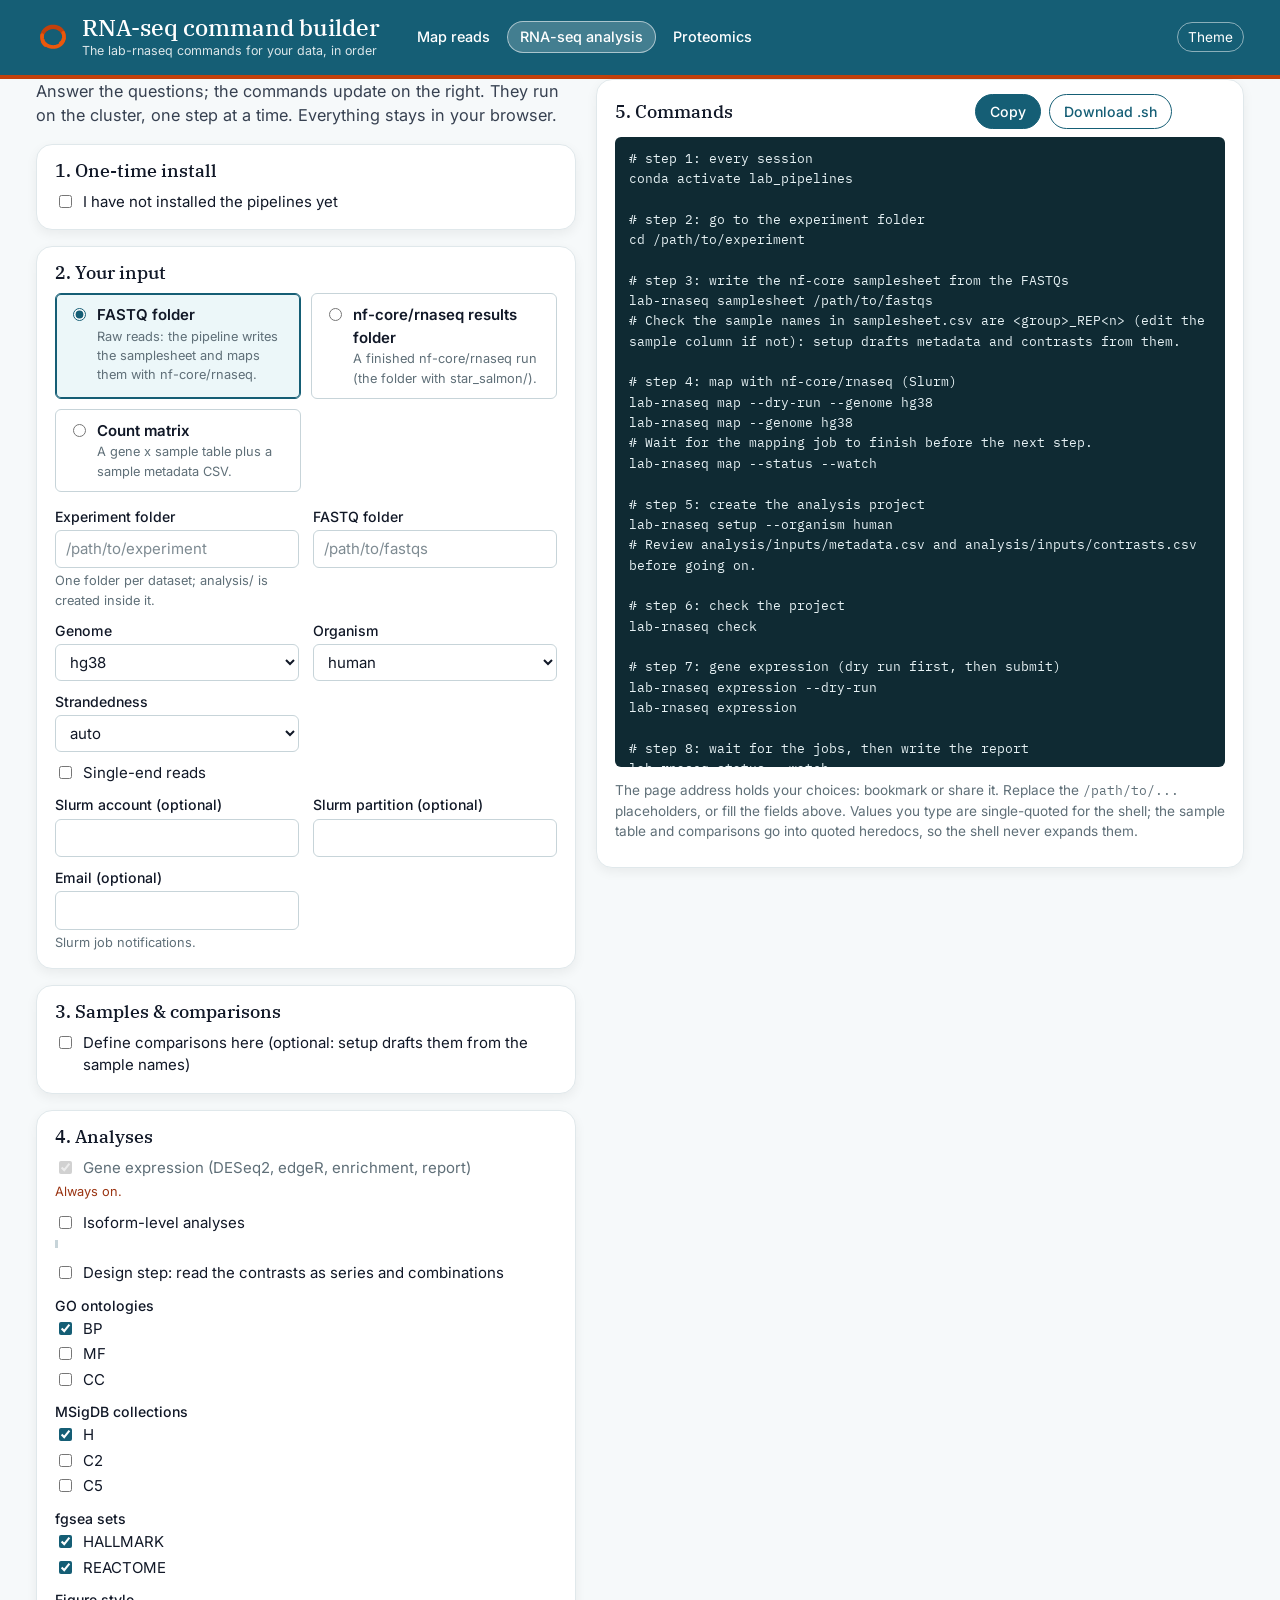
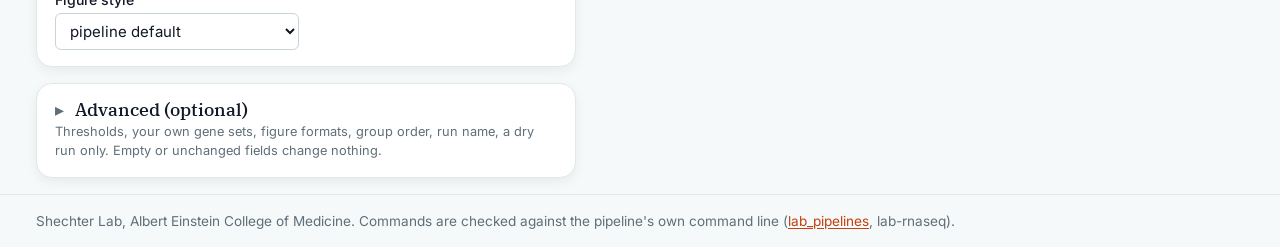
<file: docs/index.html>
<!doctype html>
<html lang="en">
<head>
  <meta charset="utf-8">
  <meta name="viewport" content="width=device-width, initial-scale=1">
  <meta name="color-scheme" content="light dark">
  <title>RNA-seq command builder · Shechter Lab</title>
  <meta name="application-name" content="RNA-seq command builder">
  <meta name="description" content="Choose your input and analyses; get the lab-rnaseq commands for the Shechter Lab RNA-seq pipeline, in order, ready to copy.">
  <link rel="icon" href="assets/shechterlab-icon.svg" type="image/svg+xml">
  <link rel="preconnect" href="https://fonts.googleapis.com">
  <link rel="preconnect" href="https://fonts.gstatic.com" crossorigin>
  <link rel="stylesheet" href="https://fonts.googleapis.com/css2?family=Inter:wght@400;500;600;700&family=IBM+Plex+Serif:wght@400;500&family=IBM+Plex+Mono:wght@400;500&display=swap">
  <link rel="stylesheet" href="assets/builder.css?v=20261111a">
  <script>
    try { var t = localStorage.getItem('rnaseq-builder-theme'); if (t === 'light' || t === 'dark') document.documentElement.setAttribute('data-theme', t); } catch (e) {}
    window.BUILDER_VERSION = '20261111a';
  </script>
</head>
<body>
  <a class="skip-link" href="#builder-form">Skip to content</a>
  <header class="hero">
    <div class="wrap">
      <a class="brand" href="./" title="RNA-seq command builder">
        <img src="assets/shechterlab-icon.svg" alt="" width="34" height="34">
        <div><h1>RNA-seq command builder</h1><small>The lab-rnaseq commands for your data, in order</small></div>
      </a>
      <nav class="site-nav" aria-label="Pages">
        <a href="map.html">Map reads</a>
        <a href="./" aria-current="page">RNA-seq analysis</a>
        <a href="proteomics.html">Proteomics</a>
      </nav>
      <button class="theme-btn" id="theme-btn" type="button" aria-label="Switch light or dark theme">Theme</button>
    </div>
  </header>
  <main class="wrap layout">
    <div>
      <p class="lede">Answer the questions; the commands update on the right. They run on the cluster, one step at a time. Everything stays in your browser.</p>
      <form id="builder-form" onsubmit="return false" autocomplete="off"><p class="loading">Loading…</p></form>
    </div>
    <aside class="output" aria-labelledby="out-h">
      <div class="out-head">
        <h2 id="out-h">5. Commands</h2>
        <div class="actions">
          <button type="button" class="btn primary" id="copy-btn">Copy</button>
          <button type="button" class="btn" id="download-btn">Download .sh</button>
          <span id="copy-status" class="status" role="status" aria-live="polite"></span>
        </div>
      </div>
      <pre id="out" tabindex="0" aria-label="Commands"></pre>
      <p class="muted small">The page address holds your choices: bookmark or share it. Replace the <code>/path/to/...</code> placeholders, or fill the fields above. Values you type are single-quoted for the shell; the sample table and comparisons go into quoted heredocs, so the shell never expands them.</p>
    </aside>
  </main>
  <footer>
    <div class="wrap">
      Shechter Lab, Albert Einstein College of Medicine. Commands are checked against the pipeline's own command line
      (<a href="https://github.com/Shechterlab/lab_pipelines">lab_pipelines</a>, <span id="built">lab-rnaseq</span>).
    </div>
  </footer>
  <script src="assets/builder.js?v=20261111a" defer></script>
</body>
</html>
</file>
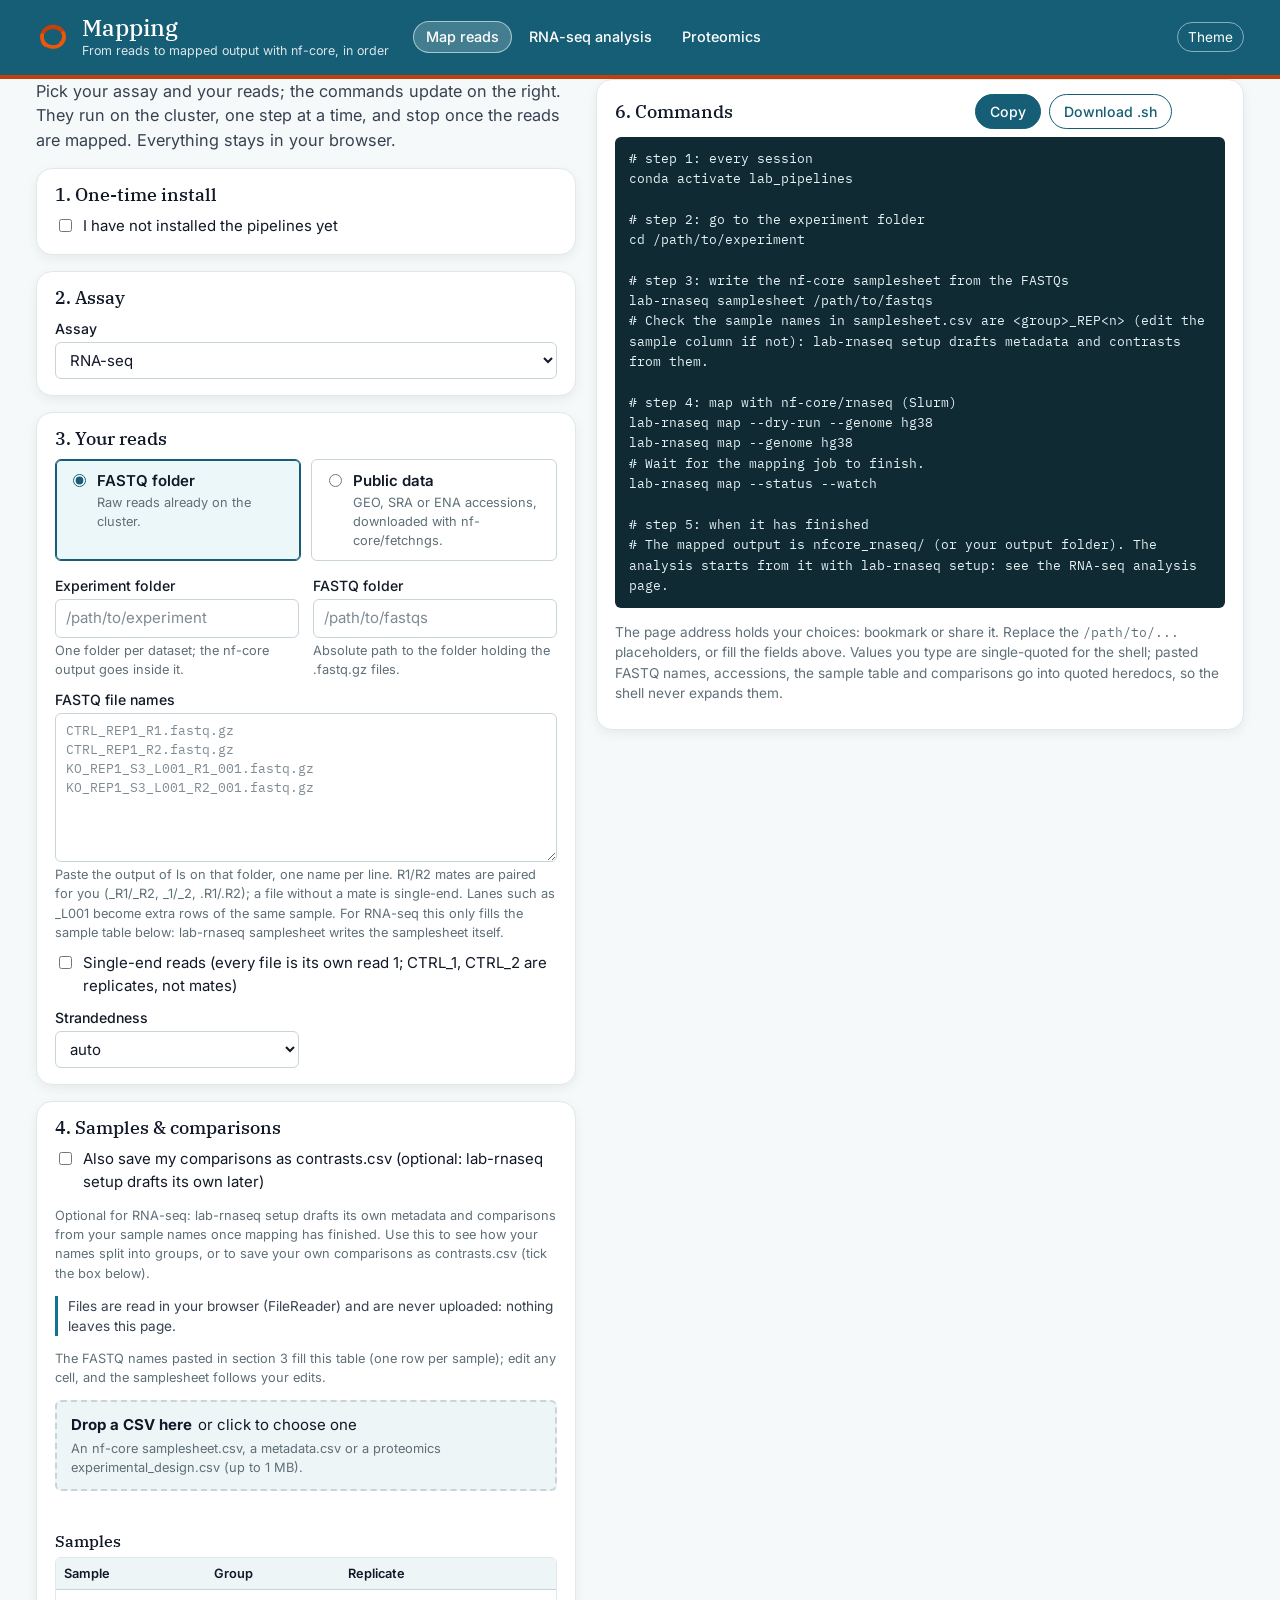
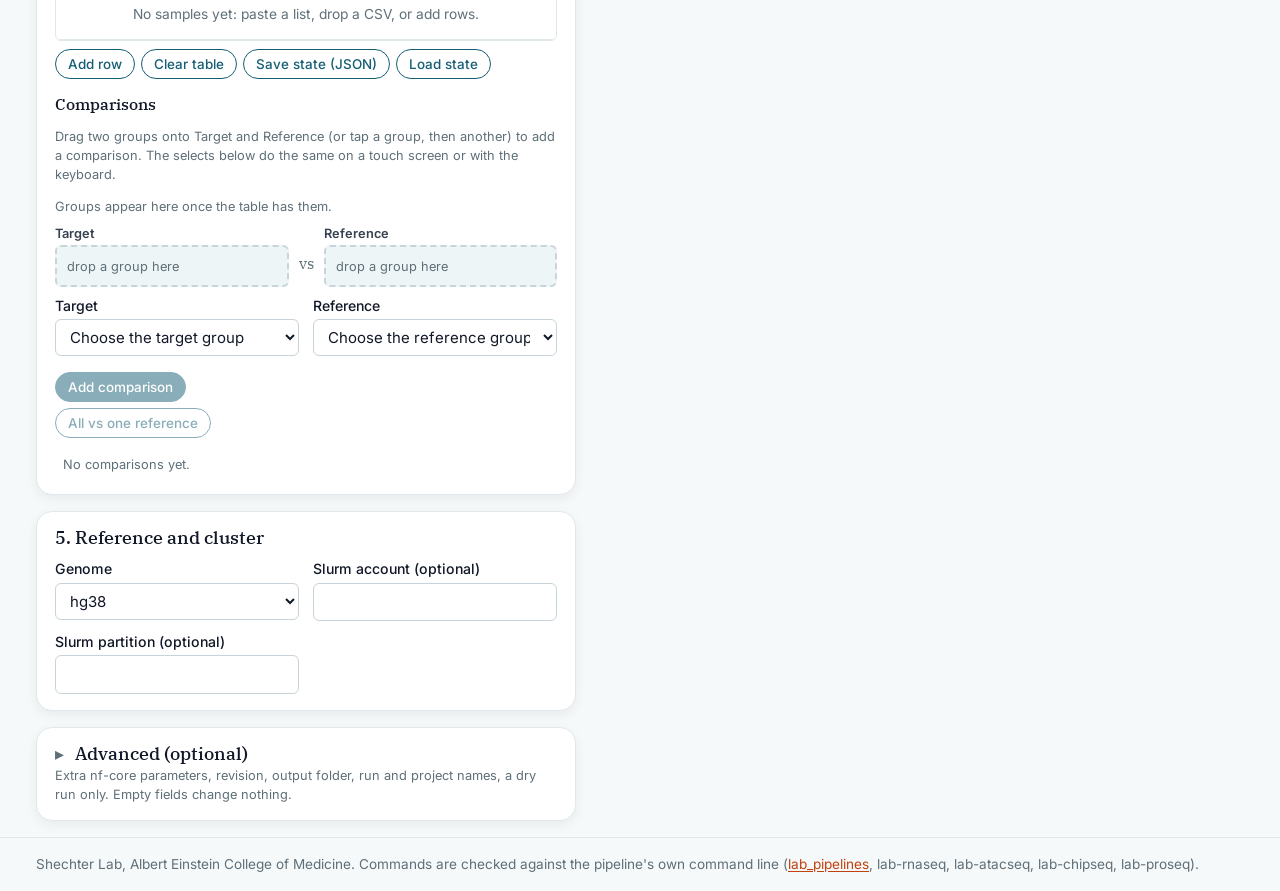
<file: docs/map.html>
<!doctype html>
<html lang="en">
<head>
  <meta charset="utf-8">
  <meta name="viewport" content="width=device-width, initial-scale=1">
  <meta name="color-scheme" content="light dark">
  <title>Mapping · Shechter Lab</title>
  <meta name="application-name" content="Mapping">
  <meta name="description" content="Pick an assay and where your reads come from; get the commands that map them with nf-core through the Shechter Lab pipelines, in order, ready to copy.">
  <link rel="icon" href="assets/shechterlab-icon.svg" type="image/svg+xml">
  <link rel="preconnect" href="https://fonts.googleapis.com">
  <link rel="preconnect" href="https://fonts.gstatic.com" crossorigin>
  <link rel="stylesheet" href="https://fonts.googleapis.com/css2?family=Inter:wght@400;500;600;700&family=IBM+Plex+Serif:wght@400;500&family=IBM+Plex+Mono:wght@400;500&display=swap">
  <link rel="stylesheet" href="assets/builder.css?v=20261111a">
  <script>
    try { var t = localStorage.getItem('rnaseq-builder-theme'); if (t === 'light' || t === 'dark') document.documentElement.setAttribute('data-theme', t); } catch (e) {}
    window.BUILDER_VERSION = '20261111a';
    window.BUILDER_SPEC = 'data/map.json';
  </script>
</head>
<body>
  <a class="skip-link" href="#builder-form">Skip to content</a>
  <header class="hero">
    <div class="wrap">
      <a class="brand" href="map.html" title="Mapping">
        <img src="assets/shechterlab-icon.svg" alt="" width="34" height="34">
        <div><h1>Mapping</h1><small>From reads to mapped output with nf-core, in order</small></div>
      </a>
      <nav class="site-nav" aria-label="Pages">
        <a href="map.html" aria-current="page">Map reads</a>
        <a href="./">RNA-seq analysis</a>
        <a href="proteomics.html">Proteomics</a>
      </nav>
      <button class="theme-btn" id="theme-btn" type="button" aria-label="Switch light or dark theme">Theme</button>
    </div>
  </header>
  <main class="wrap layout">
    <div>
      <p class="lede">Pick your assay and your reads; the commands update on the right. They run on the cluster, one step at a time, and stop once the reads are mapped. Everything stays in your browser.</p>
      <form id="builder-form" onsubmit="return false" autocomplete="off"><p class="loading">Loading…</p></form>
    </div>
    <aside class="output" aria-labelledby="out-h">
      <div class="out-head">
        <h2 id="out-h">6. Commands</h2>
        <div class="actions">
          <button type="button" class="btn primary" id="copy-btn">Copy</button>
          <button type="button" class="btn" id="download-btn">Download .sh</button>
          <span id="copy-status" class="status" role="status" aria-live="polite"></span>
        </div>
      </div>
      <pre id="out" tabindex="0" aria-label="Commands"></pre>
      <p class="muted small">The page address holds your choices: bookmark or share it. Replace the <code>/path/to/...</code> placeholders, or fill the fields above. Values you type are single-quoted for the shell; pasted FASTQ names, accessions, the sample table and comparisons go into quoted heredocs, so the shell never expands them.</p>
    </aside>
  </main>
  <footer>
    <div class="wrap">
      Shechter Lab, Albert Einstein College of Medicine. Commands are checked against the pipeline's own command line
      (<a href="https://github.com/Shechterlab/lab_pipelines">lab_pipelines</a>, <span id="built">lab-rnaseq, lab-atacseq, lab-chipseq, lab-proseq</span>).
    </div>
  </footer>
  <script src="assets/builder.js?v=20261111a" defer></script>
</body>
</html>
</file>
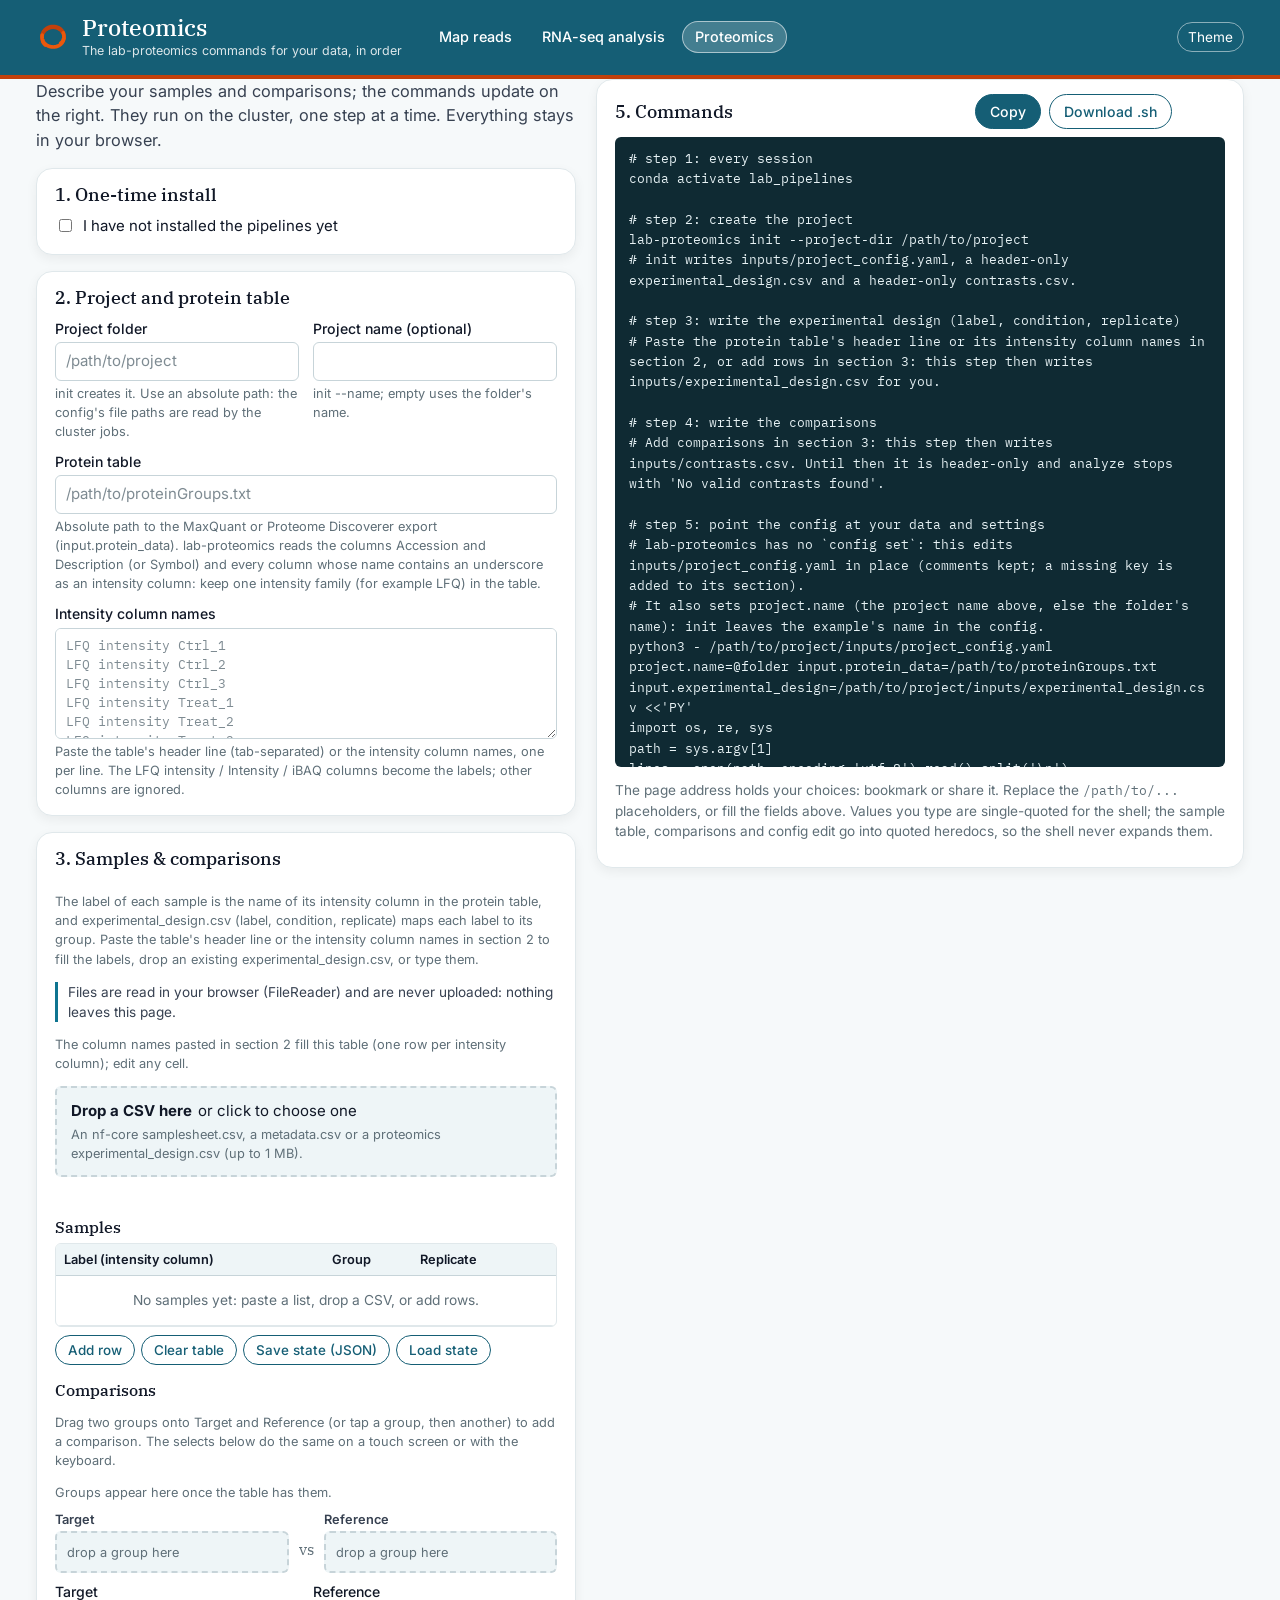
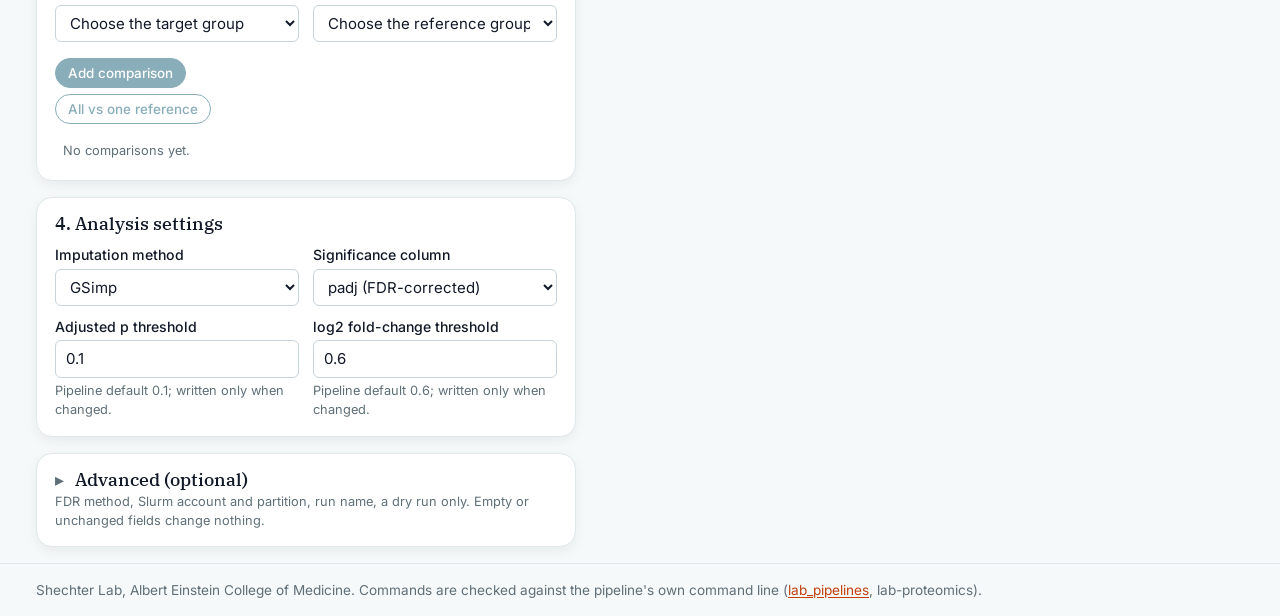
<file: docs/proteomics.html>
<!doctype html>
<html lang="en">
<head>
  <meta charset="utf-8">
  <meta name="viewport" content="width=device-width, initial-scale=1">
  <meta name="color-scheme" content="light dark">
  <title>Proteomics · Shechter Lab</title>
  <meta name="application-name" content="Proteomics">
  <meta name="description" content="Describe your samples and comparisons; get the lab-proteomics commands for the Shechter Lab proteomics pipeline (DEP2), in order, ready to copy.">
  <link rel="icon" href="assets/shechterlab-icon.svg" type="image/svg+xml">
  <link rel="preconnect" href="https://fonts.googleapis.com">
  <link rel="preconnect" href="https://fonts.gstatic.com" crossorigin>
  <link rel="stylesheet" href="https://fonts.googleapis.com/css2?family=Inter:wght@400;500;600;700&family=IBM+Plex+Serif:wght@400;500&family=IBM+Plex+Mono:wght@400;500&display=swap">
  <link rel="stylesheet" href="assets/builder.css?v=20261111a">
  <script>
    try { var t = localStorage.getItem('rnaseq-builder-theme'); if (t === 'light' || t === 'dark') document.documentElement.setAttribute('data-theme', t); } catch (e) {}
    window.BUILDER_VERSION = '20261111a';
    window.BUILDER_SPEC = 'data/proteomics.json';
  </script>
</head>
<body>
  <a class="skip-link" href="#builder-form">Skip to content</a>
  <header class="hero">
    <div class="wrap">
      <a class="brand" href="proteomics.html" title="Proteomics">
        <img src="assets/shechterlab-icon.svg" alt="" width="34" height="34">
        <div><h1>Proteomics</h1><small>The lab-proteomics commands for your data, in order</small></div>
      </a>
      <nav class="site-nav" aria-label="Pages">
        <a href="map.html">Map reads</a>
        <a href="./">RNA-seq analysis</a>
        <a href="proteomics.html" aria-current="page">Proteomics</a>
      </nav>
      <button class="theme-btn" id="theme-btn" type="button" aria-label="Switch light or dark theme">Theme</button>
    </div>
  </header>
  <main class="wrap layout">
    <div>
      <p class="lede">Describe your samples and comparisons; the commands update on the right. They run on the cluster, one step at a time. Everything stays in your browser.</p>
      <form id="builder-form" onsubmit="return false" autocomplete="off"><p class="loading">Loading…</p></form>
    </div>
    <aside class="output" aria-labelledby="out-h">
      <div class="out-head">
        <h2 id="out-h">5. Commands</h2>
        <div class="actions">
          <button type="button" class="btn primary" id="copy-btn">Copy</button>
          <button type="button" class="btn" id="download-btn">Download .sh</button>
          <span id="copy-status" class="status" role="status" aria-live="polite"></span>
        </div>
      </div>
      <pre id="out" tabindex="0" aria-label="Commands"></pre>
      <p class="muted small">The page address holds your choices: bookmark or share it. Replace the <code>/path/to/...</code> placeholders, or fill the fields above. Values you type are single-quoted for the shell; the sample table, comparisons and config edit go into quoted heredocs, so the shell never expands them.</p>
    </aside>
  </main>
  <footer>
    <div class="wrap">
      Shechter Lab, Albert Einstein College of Medicine. Commands are checked against the pipeline's own command line
      (<a href="https://github.com/Shechterlab/lab_pipelines">lab_pipelines</a>, <span id="built">lab-proteomics</span>).
    </div>
  </footer>
  <script src="assets/builder.js?v=20261111a" defer></script>
</body>
</html>
</file>
<file: docs/assets/builder.css>
/* RNA-seq command builder. Tokens, fonts and header follow the lab's other sites (idr-explorer docs/assets/idr.css). */
:root {
  --teal: #155e75;
  --teal-600: #0e7490;
  --teal-wash: #ecf7f9;
  --accent: #c2410c;
  --accent-dark: #9a3412;
  --bg: #f6f9fa;
  --surface: #ffffff;
  --surface-2: #eef5f7;
  --ink: #111827;
  --ink-2: #374151;
  --muted: #5f6f78;
  --line: #e0e8eb;
  --line-strong: #c7d4d9;
  --brand-ink: #155e75;
  --shadow: 0 4px 12px rgba(0, 0, 0, 0.06);
  --radius-card: 1rem;
  --radius: 0.375rem;
  --font-body: 'Inter', system-ui, -apple-system, 'Segoe UI', sans-serif;
  --font-display: 'IBM Plex Serif', Georgia, 'Times New Roman', serif;
  --font-mono: 'IBM Plex Mono', ui-monospace, 'SFMono-Regular', Menlo, Consolas, monospace;
  --code-bg: #0f2a33;
  --code-ink: #e6f1f4;
  --code-comment: #8fb4c0;
  color-scheme: light dark;
}
@media (prefers-color-scheme: dark) {
  :root:not([data-theme="light"]) {
    --teal-wash: #12313a; --accent: #fb923c; --accent-dark: #fdba74; --bg: #0d171b; --surface: #142229;
    --surface-2: #1a2d35; --ink: #e8eff2; --ink-2: #c8d6db; --muted: #93a8b0; --line: #233841; --line-strong: #31505b;
    --brand-ink: #6cc6db; --shadow: 0 4px 12px rgba(0, 0, 0, 0.35);
    --code-bg: #0a1215; --code-ink: #e8eff2; --code-comment: #7f9ba5;
    color-scheme: dark;
  }
}
:root[data-theme="dark"] {
  --teal-wash: #12313a; --accent: #fb923c; --accent-dark: #fdba74; --bg: #0d171b; --surface: #142229;
  --surface-2: #1a2d35; --ink: #e8eff2; --ink-2: #c8d6db; --muted: #93a8b0; --line: #233841; --line-strong: #31505b;
  --brand-ink: #6cc6db; --shadow: 0 4px 12px rgba(0, 0, 0, 0.35);
  --code-bg: #0a1215; --code-ink: #e8eff2; --code-comment: #7f9ba5;
  color-scheme: dark;
}
:root[data-theme="light"] { color-scheme: light; }

*, *::before, *::after { box-sizing: border-box; }
[hidden] { display: none !important; }
html { -webkit-text-size-adjust: 100%; }
body { margin: 0; background: var(--bg); color: var(--ink); font-family: var(--font-body); font-size: 15px; line-height: 1.5; }
a { color: var(--accent); text-underline-offset: 2px; }
a:hover { color: var(--accent-dark); }
h1, h2, h3 { font-family: var(--font-display); font-weight: 500; line-height: 1.2; }
code { font-family: var(--font-mono); font-size: 0.92em; }
.wrap { max-width: 1240px; margin: 0 auto; padding: 0 16px; }
.muted { color: var(--muted); }
.small { font-size: 0.85rem; }
.skip-link { position: absolute; left: -999px; top: 0; }
.skip-link:focus { left: 8px; top: 8px; z-index: 10; background: var(--surface); padding: 6px 10px; }

.hero { background: var(--teal); color: #fff; border-bottom: 4px solid var(--accent); }
.hero .wrap { display: flex; flex-wrap: wrap; gap: 12px 24px; align-items: center; padding-block: 14px; }
.brand { display: flex; align-items: center; gap: 12px; text-decoration: none; color: inherit; }
.brand img { width: 34px; height: 34px; }
.brand h1 { margin: 0; font-size: 1.45rem; color: #fff; }
.brand small { display: block; max-width: 44ch; font-size: 0.78rem; opacity: 0.85; }
.site-nav { display: flex; flex-wrap: wrap; gap: 4px; }
.site-nav a { color: #fff; text-decoration: none; font-size: 0.9rem; font-weight: 500; padding: 4px 12px; border-radius: 999px; border: 1px solid transparent; }
.site-nav a:hover { background: rgba(255, 255, 255, 0.14); color: #fff; }
.site-nav a[aria-current="page"] { background: rgba(255, 255, 255, 0.2); border-color: rgba(255, 255, 255, 0.55); }
.site-nav a:focus-visible { outline: 2px solid #fff; outline-offset: 2px; }
.theme-btn { margin-left: auto; background: none; border: 1px solid rgba(255, 255, 255, 0.5); color: #fff; border-radius: 999px; padding: 4px 10px; cursor: pointer; font: inherit; font-size: 0.85rem; }

main { padding-block: 20px 48px; }
.layout { display: grid; grid-template-columns: minmax(0, 1fr); gap: 20px; align-items: start; }
@media (min-width: 1000px) { .layout { grid-template-columns: minmax(0, 5fr) minmax(0, 6fr); } .output { position: sticky; top: 12px; } }
.lede { font-size: 1.02rem; color: var(--ink-2); max-width: 70ch; margin-top: 0; }

.card { background: var(--surface); border: 1px solid var(--line); border-radius: var(--radius-card); padding: 14px 18px 16px; box-shadow: var(--shadow); margin-bottom: 16px; }
.card h2 { margin: 0 0 10px; font-size: 1.15rem; }
.fields { display: grid; grid-template-columns: repeat(auto-fit, minmax(210px, 1fr)); gap: 10px 14px; }
.field { display: flex; flex-direction: column; gap: 3px; min-width: 0; }
.field > label:not(.check) { font-weight: 500; font-size: 0.88rem; }
.field-check, .subgroup, .field-group { grid-column: 1 / -1; }
.hint { color: var(--muted); font-size: 0.8rem; }
.hint.reason { color: var(--accent-dark); }
input[type="text"], select, textarea { font: inherit; padding: 7px 10px; border: 1px solid var(--line-strong); border-radius: var(--radius); background: var(--surface); color: var(--ink); width: 100%; }
textarea { font-family: var(--font-mono); font-size: 0.82rem; line-height: 1.45; resize: vertical; min-height: 5.5em; white-space: pre; overflow: auto; }
.field-wide { grid-column: 1 / -1; }
input[type="text"]::placeholder, textarea::placeholder { color: var(--muted); opacity: 0.8; }
input:focus-visible, select:focus-visible, textarea:focus-visible, button:focus-visible, pre:focus-visible, .choice:has(input:focus-visible) { outline: 2px solid var(--teal-600); outline-offset: 2px; }
.check { display: flex; align-items: flex-start; gap: 8px; cursor: pointer; }
.check.inline { display: inline-flex; margin-right: 14px; }
.check input { margin-top: 4px; accent-color: var(--teal); }
.check input:disabled + span { color: var(--muted); }
fieldset { border: 0; padding: 0; margin: 0; }
legend { font-weight: 500; font-size: 0.88rem; padding: 0; margin-bottom: 2px; }
.subgroup { display: grid; grid-template-columns: repeat(auto-fit, minmax(230px, 1fr)); gap: 6px 14px; border-left: 3px solid var(--line-strong); padding: 4px 0 4px 12px; margin: -4px 0 4px; }
.subgroup .field-check { grid-column: auto; }

.choices { display: grid; grid-template-columns: repeat(auto-fit, minmax(190px, 1fr)); gap: 10px; margin-bottom: 14px; }
.choice { display: flex; gap: 8px; align-items: flex-start; border: 1px solid var(--line-strong); border-radius: var(--radius); padding: 10px 12px; cursor: pointer; background: var(--surface); }
.choice:has(input:checked) { border-color: var(--teal); background: var(--teal-wash); box-shadow: inset 0 0 0 1px var(--teal); }
.choice input { margin-top: 4px; accent-color: var(--teal); }
.choice b { display: block; font-weight: 600; }
.choice small { color: var(--muted); display: block; font-size: 0.8rem; }

.output { background: var(--surface); border: 1px solid var(--line); border-radius: var(--radius-card); padding: 14px 18px 12px; box-shadow: var(--shadow); min-width: 0; }
.out-head { display: flex; flex-wrap: wrap; align-items: center; justify-content: space-between; gap: 8px; margin-bottom: 8px; }
.out-head h2 { margin: 0; font-size: 1.15rem; }
.actions { display: flex; align-items: center; gap: 8px; flex-wrap: wrap; }
.btn { font: inherit; font-size: 0.88rem; font-weight: 500; padding: 6px 14px; border-radius: 999px; border: 1px solid var(--teal); background: var(--surface); color: var(--brand-ink); cursor: pointer; }
.btn:hover { background: var(--teal-wash); }
.btn.primary { background: var(--teal); color: #fff; }
.btn.primary:hover { background: var(--teal-600); }
.status { color: var(--muted); font-size: 0.85rem; min-width: 5ch; }
pre#out { margin: 0 0 8px; background: var(--code-bg); color: var(--code-ink); padding: 12px 14px; border-radius: var(--radius); overflow-x: auto; font-family: var(--font-mono); font-size: 0.82rem; line-height: 1.55; white-space: pre-wrap; overflow-wrap: anywhere; max-height: 70vh; overflow-y: auto; }
.error { color: var(--accent-dark); }
footer { border-top: 1px solid var(--line); color: var(--muted); font-size: 0.85rem; padding-block: 16px; }
footer .wrap { padding-block: 0; }

/* collapsible card (Advanced): the heading is the summary */
details.collapsible > summary { cursor: pointer; list-style: none; display: flex; flex-wrap: wrap; align-items: baseline; gap: 2px 12px; }
details.collapsible > summary::-webkit-details-marker { display: none; }
details.collapsible > summary h2 { margin: 0; }
details.collapsible > summary h2::before { content: "\25B8"; display: inline-block; width: 1.1em; color: var(--muted); transition: transform 0.1s; }
details.collapsible[open] > summary h2::before { transform: rotate(90deg); }
details.collapsible[open] > summary { margin-bottom: 10px; }
details.collapsible > summary:focus-visible { outline: 2px solid var(--teal-600); outline-offset: 4px; }

/* samples & comparisons block */
.visually-hidden { position: absolute; width: 1px; height: 1px; margin: -1px; padding: 0; overflow: hidden; clip: rect(0 0 0 0); white-space: nowrap; border: 0; }
.samples-block { margin-top: 12px; }
.samples-block h3 { margin: 16px 0 6px; font-size: 1rem; }
.samples-block .privacy { margin: 4px 0 10px; color: var(--ink-2); border-left: 3px solid var(--teal-600); padding-left: 10px; }
.dropzone { display: flex; flex-wrap: wrap; align-items: baseline; gap: 2px 6px; border: 2px dashed var(--line-strong); border-radius: var(--radius); padding: 12px 14px; cursor: pointer; background: var(--surface-2); color: var(--ink); }
.dropzone small { flex-basis: 100%; }
.dropzone:hover, .dropzone.over { border-color: var(--teal); background: var(--teal-wash); }
.dropzone:focus-visible { outline: 2px solid var(--teal-600); outline-offset: 2px; }
.csv-msg { margin: 8px 0 0; min-height: 1.2em; }
.csv-msg.bad { color: var(--accent-dark); font-weight: 500; }
.csv-msg .recognised { margin: 4px 0; display: flex; flex-wrap: wrap; gap: 4px 6px; align-items: center; }
.tag { font-family: var(--font-mono); font-size: 0.78rem; background: var(--teal-wash); border: 1px solid var(--line-strong); border-radius: 999px; padding: 1px 8px; }
.table-wrap { overflow-x: auto; border: 1px solid var(--line); border-radius: var(--radius); }
table.samples { border-collapse: collapse; width: 100%; font-size: 0.86rem; }
table.samples th { text-align: left; font-weight: 600; font-size: 0.8rem; padding: 6px 8px; background: var(--surface-2); border-bottom: 1px solid var(--line-strong); white-space: nowrap; }
table.samples td { padding: 3px 4px; border-bottom: 1px solid var(--line); }
table.samples td:last-child { width: 2.2rem; text-align: center; }
table.samples input[type="text"] { padding: 4px 6px; font-size: 0.84rem; min-width: 5.5rem; border-color: transparent; background: transparent; }
table.samples input[type="text"]:hover, table.samples input[type="text"]:focus { border-color: var(--line-strong); background: var(--surface); }
table.samples td.empty { padding: 14px; color: var(--muted); text-align: center; }
.table-wrap { max-height: 22rem; overflow-y: auto; }
.row-actions, .pick-btns { display: flex; flex-wrap: wrap; gap: 6px; margin: 8px 0 0; }
.small-btn { padding: 4px 12px; font-size: 0.84rem; }
.btn:disabled { opacity: 0.5; cursor: default; }
.icon-btn { font: inherit; line-height: 1; width: 1.6rem; height: 1.6rem; border-radius: 999px; border: 1px solid var(--line-strong); background: var(--surface); color: var(--ink-2); cursor: pointer; }
.icon-btn:hover:not(:disabled) { background: var(--teal-wash); border-color: var(--teal); }
.icon-btn:disabled { opacity: 0.35; cursor: default; }
ul.notes { margin: 6px 0 0; padding-left: 1.2rem; color: var(--ink-2); }
ul.notes:empty { display: none; }
.chips { display: flex; flex-wrap: wrap; gap: 6px; margin: 6px 0; }
.chip { font: inherit; font-size: 0.86rem; font-weight: 500; padding: 3px 12px; border-radius: 999px; border: 1px solid var(--teal); background: var(--teal-wash); color: var(--brand-ink); cursor: grab; }
.chip:hover { background: var(--surface-2); }
.chip.dragging { opacity: 0.5; }
.chip.fixed { cursor: default; }
.slots { display: flex; flex-wrap: wrap; align-items: flex-end; gap: 8px 10px; margin: 8px 0; }
.slot-box { display: flex; flex-direction: column; gap: 2px; flex: 1 1 11rem; min-width: 0; }
.slot-label { font-size: 0.8rem; font-weight: 600; color: var(--ink-2); }
.slot { display: flex; align-items: center; gap: 6px; min-height: 2.6rem; padding: 6px 10px; border: 2px dashed var(--line-strong); border-radius: var(--radius); background: var(--surface-2); }
.slot.over { border-color: var(--accent); background: var(--teal-wash); }
.vs { font-family: var(--font-display); color: var(--muted); padding-bottom: 0.7rem; }
.pick { display: grid; grid-template-columns: repeat(auto-fit, minmax(190px, 1fr)); gap: 8px 14px; align-items: end; margin-top: 4px; }
ul.comps { list-style: none; margin: 8px 0 0; padding: 0; display: grid; gap: 6px; }
ul.comps li { display: flex; flex-wrap: wrap; align-items: center; gap: 6px 10px; padding: 4px 8px; border: 1px solid var(--line); border-radius: var(--radius); background: var(--surface); }
ul.comps li.invalid { border-color: var(--accent); }
ul.comps li input[type="text"] { width: min(16rem, 100%); font-family: var(--font-mono); font-size: 0.82rem; padding: 4px 8px; }
ul.comps .what { flex: 1 1 8rem; font-size: 0.86rem; color: var(--ink-2); }
ul.comps li:not([class]) .hint, ul.comps li.hint { border: 0; background: none; }
</file>
